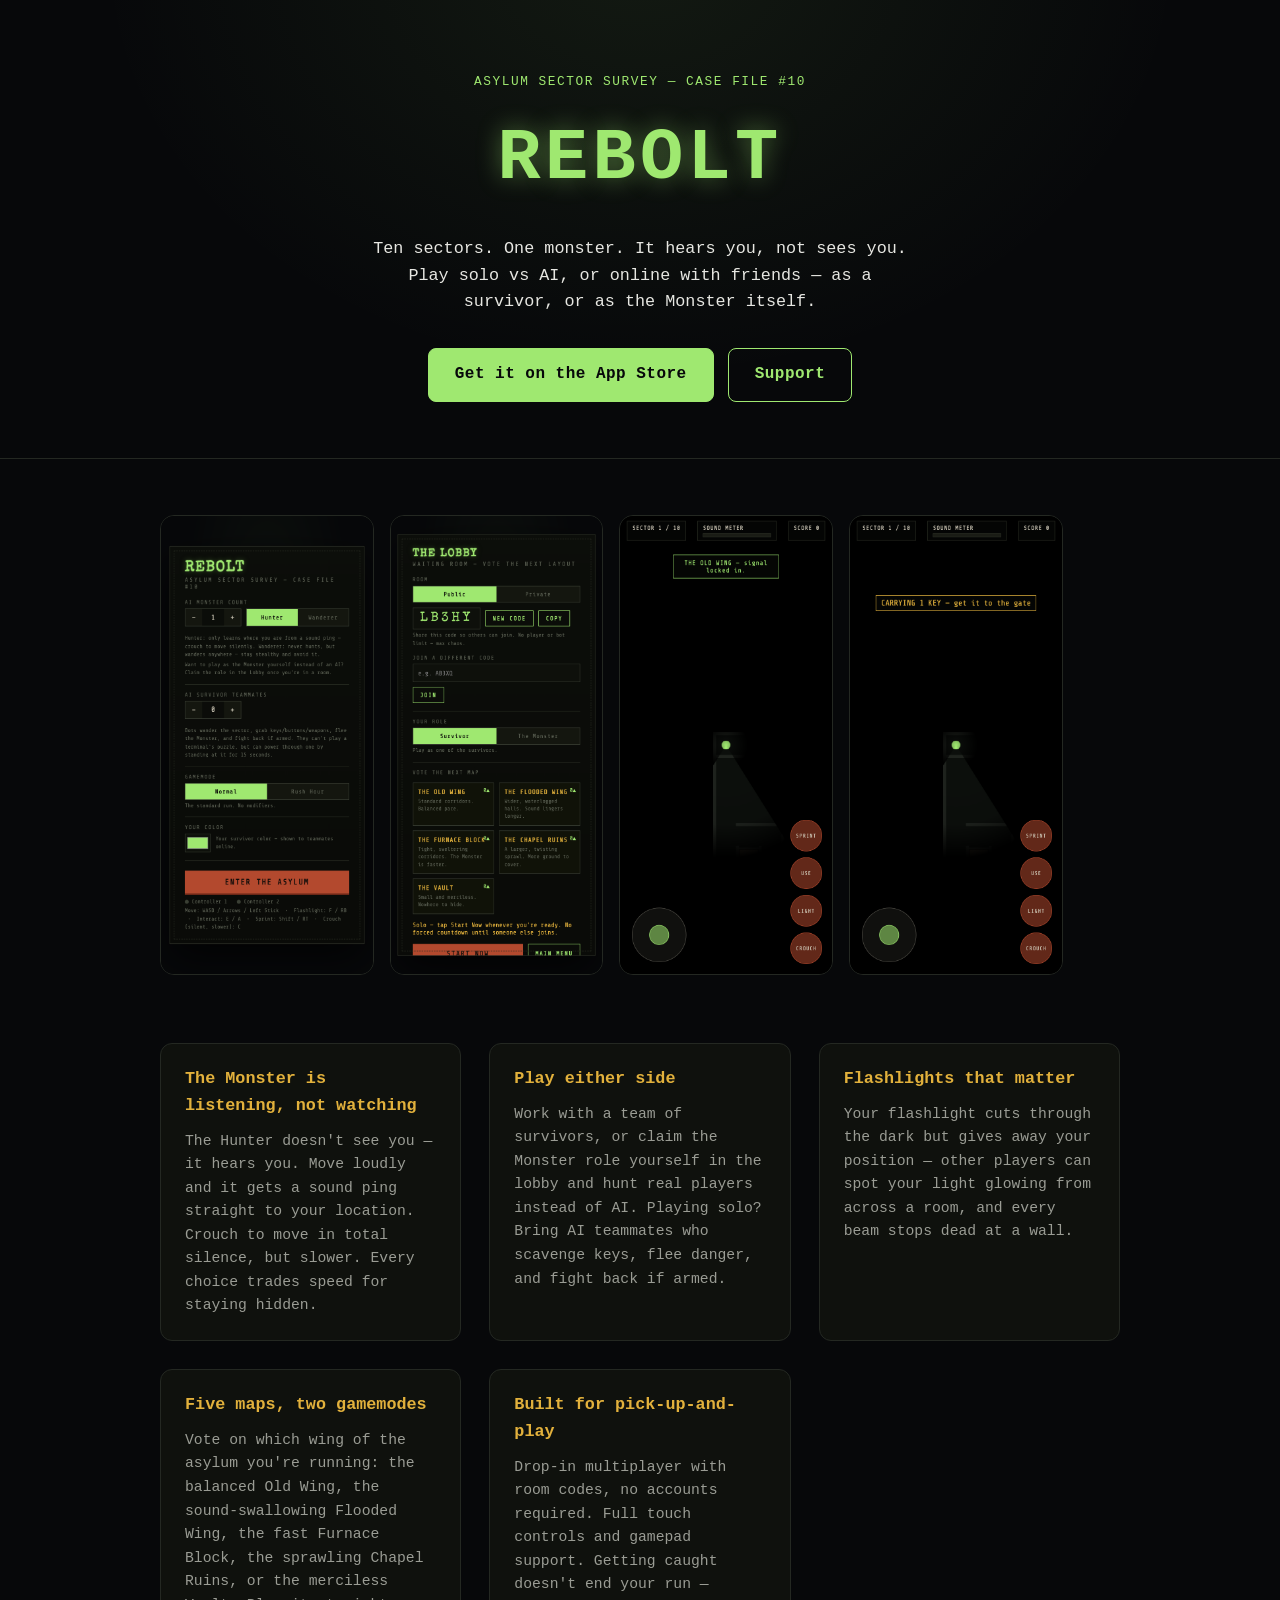
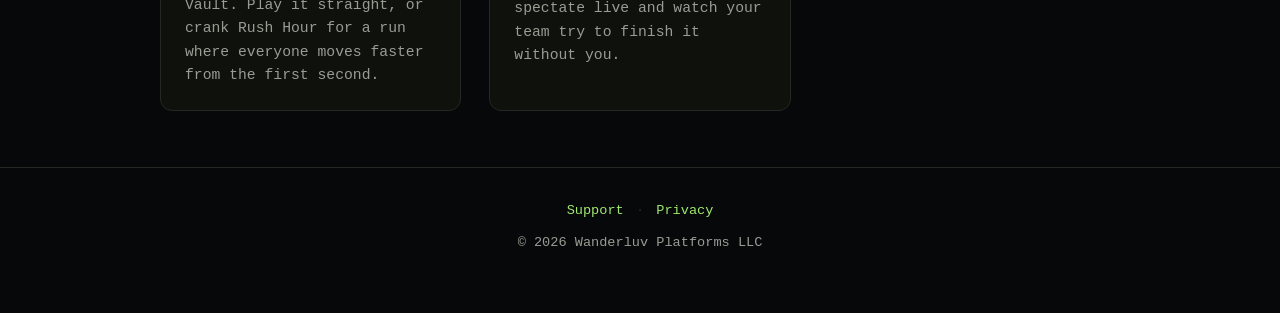
<file: index.html>
<!doctype html>
<html lang="en">
<head>
<meta charset="utf-8">
<meta name="viewport" content="width=device-width, initial-scale=1">
<title>Rebolt — Asylum Chase Game</title>
<meta name="description" content="Rebolt is a monster-vs-survivors chase for iOS. Ten sectors, sound-based hunting, and drop-in multiplayer with friends.">
<link rel="stylesheet" href="style.css">
</head>
<body>
  <header class="hero">
    <div class="hero-inner">
      <div class="tag">ASYLUM SECTOR SURVEY &mdash; CASE FILE #10</div>
      <h1>REBOLT</h1>
      <p class="lede">Ten sectors. One monster. It hears you, not sees you.<br>Play solo vs AI, or online with friends &mdash; as a survivor, or as the Monster itself.</p>
      <div class="cta-row">
        <a class="btn" href="https://apps.apple.com/us/app/rebolt-asylum-escape/id6791654304" id="appStoreLink">Get it on the App Store</a>
        <a class="btn ghost" href="support.html">Support</a>
      </div>
    </div>
  </header>

  <main>
    <section class="shots">
      <img src="assets/screen-menu.png" alt="Rebolt setup screen" loading="lazy">
      <img src="assets/screen-lobby.png" alt="Rebolt lobby with room code and map vote" loading="lazy">
      <img src="assets/screen-explore.png" alt="Rebolt gameplay, flashlight cone in a dark corridor" loading="lazy">
      <img src="assets/screen-chase.png" alt="Rebolt gameplay, carrying a key toward the gate" loading="lazy">
    </section>

    <section class="features">
      <div class="feature">
        <h2>The Monster is listening, not watching</h2>
        <p>The Hunter doesn't see you &mdash; it hears you. Move loudly and it gets a sound ping straight to your location. Crouch to move in total silence, but slower. Every choice trades speed for staying hidden.</p>
      </div>
      <div class="feature">
        <h2>Play either side</h2>
        <p>Work with a team of survivors, or claim the Monster role yourself in the lobby and hunt real players instead of AI. Playing solo? Bring AI teammates who scavenge keys, flee danger, and fight back if armed.</p>
      </div>
      <div class="feature">
        <h2>Flashlights that matter</h2>
        <p>Your flashlight cuts through the dark but gives away your position &mdash; other players can spot your light glowing from across a room, and every beam stops dead at a wall.</p>
      </div>
      <div class="feature">
        <h2>Five maps, two gamemodes</h2>
        <p>Vote on which wing of the asylum you're running: the balanced Old Wing, the sound-swallowing Flooded Wing, the fast Furnace Block, the sprawling Chapel Ruins, or the merciless Vault. Play it straight, or crank Rush Hour for a run where everyone moves faster from the first second.</p>
      </div>
      <div class="feature">
        <h2>Built for pick-up-and-play</h2>
        <p>Drop-in multiplayer with room codes, no accounts required. Full touch controls and gamepad support. Getting caught doesn't end your run &mdash; spectate live and watch your team try to finish it without you.</p>
      </div>
    </section>
  </main>

  <footer>
    <nav>
      <a href="support.html">Support</a>
      <span class="sep">&middot;</span>
      <a href="privacy.html">Privacy</a>
    </nav>
    <div class="copyright">&copy; 2026 Wanderluv Platforms LLC</div>
  </footer>
</body>
</html>
</file>
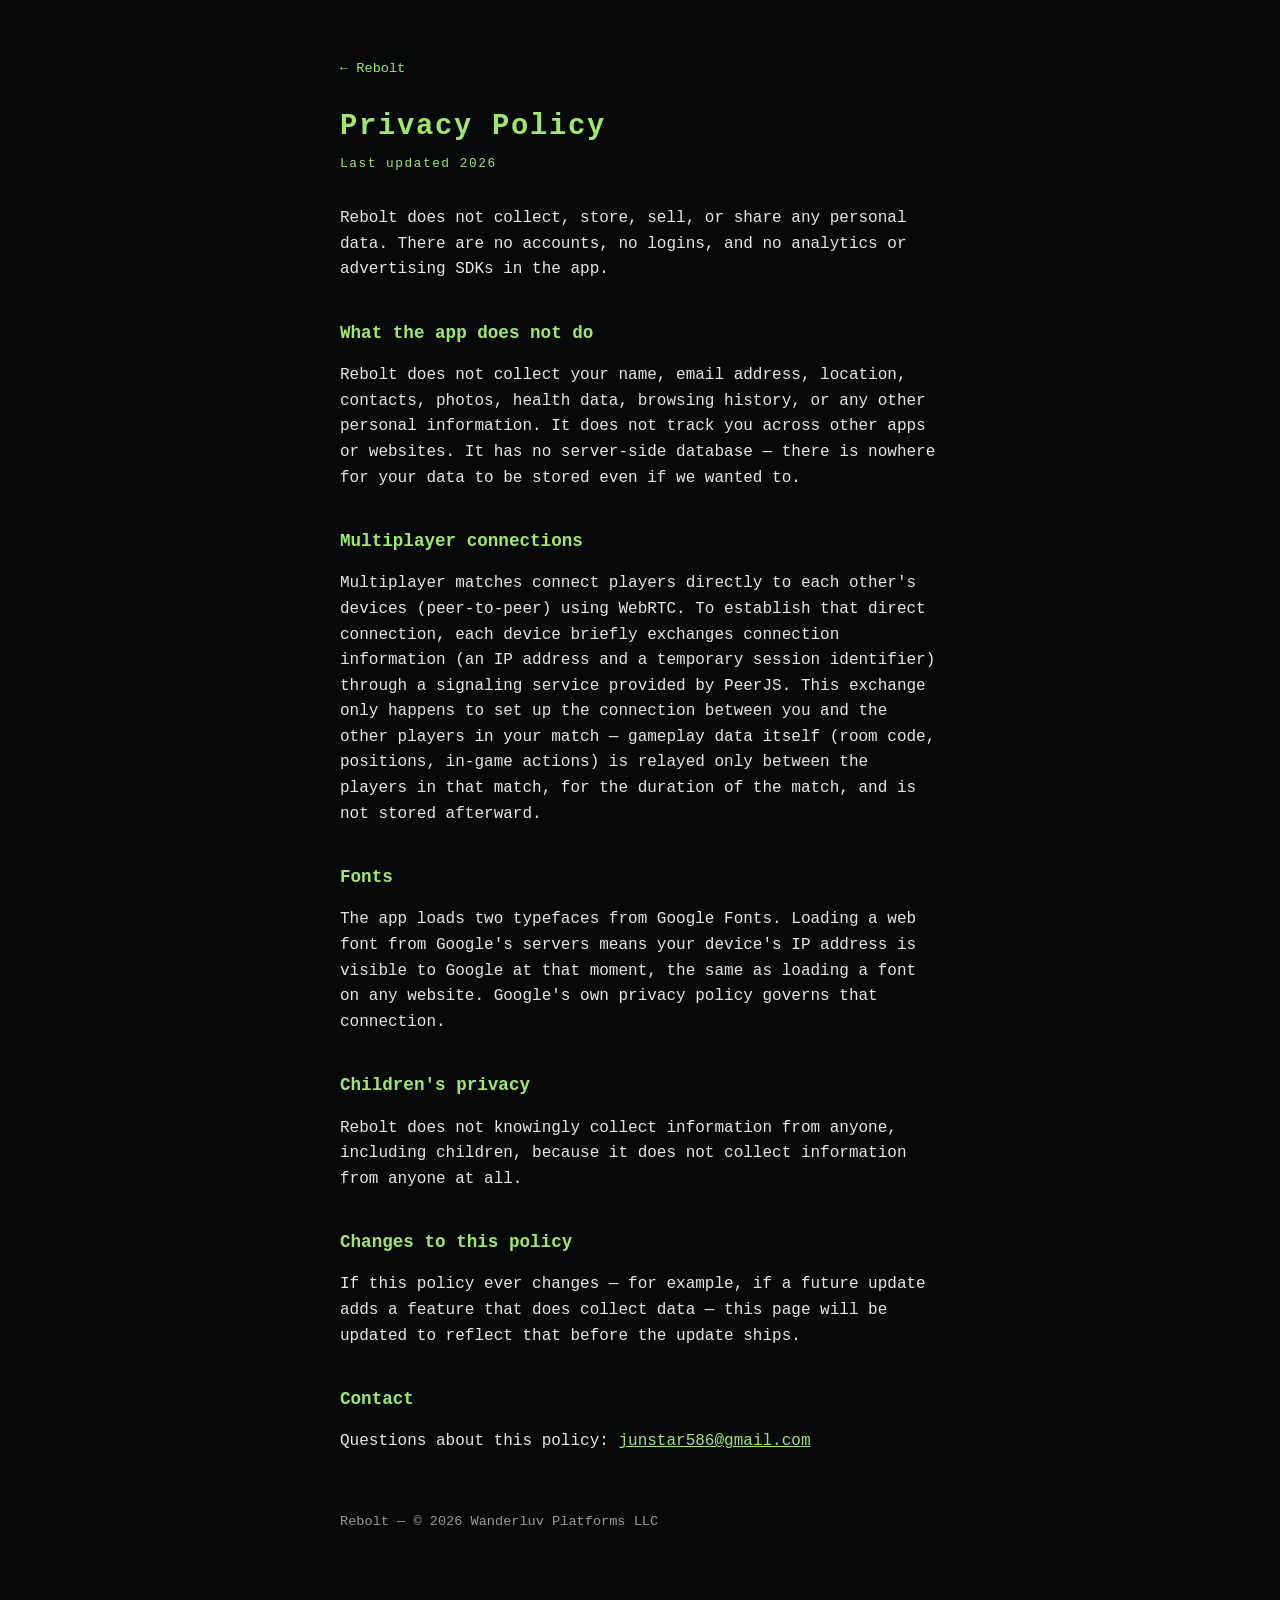
<file: privacy.html>
<!doctype html>
<html lang="en">
<head>
<meta charset="utf-8">
<meta name="viewport" content="width=device-width, initial-scale=1">
<title>Rebolt — Privacy Policy</title>
<link rel="stylesheet" href="style.css">
</head>
<body>
  <div class="doc">
    <a class="back" href="index.html">&larr; Rebolt</a>
    <h1>Privacy Policy</h1>
    <div class="tag">Last updated 2026</div>

    <p>Rebolt does not collect, store, sell, or share any personal data. There are no accounts, no logins, and no analytics or advertising SDKs in the app.</p>

    <h2>What the app does not do</h2>
    <p>Rebolt does not collect your name, email address, location, contacts, photos, health data, browsing history, or any other personal information. It does not track you across other apps or websites. It has no server-side database — there is nowhere for your data to be stored even if we wanted to.</p>

    <h2>Multiplayer connections</h2>
    <p>Multiplayer matches connect players directly to each other's devices (peer-to-peer) using WebRTC. To establish that direct connection, each device briefly exchanges connection information (an IP address and a temporary session identifier) through a signaling service provided by PeerJS. This exchange only happens to set up the connection between you and the other players in your match — gameplay data itself (room code, positions, in-game actions) is relayed only between the players in that match, for the duration of the match, and is not stored afterward.</p>

    <h2>Fonts</h2>
    <p>The app loads two typefaces from Google Fonts. Loading a web font from Google's servers means your device's IP address is visible to Google at that moment, the same as loading a font on any website. Google's own privacy policy governs that connection.</p>

    <h2>Children's privacy</h2>
    <p>Rebolt does not knowingly collect information from anyone, including children, because it does not collect information from anyone at all.</p>

    <h2>Changes to this policy</h2>
    <p>If this policy ever changes — for example, if a future update adds a feature that does collect data — this page will be updated to reflect that before the update ships.</p>

    <h2>Contact</h2>
    <p>Questions about this policy: <a href="mailto:junstar586@gmail.com">junstar586@gmail.com</a></p>

    <footer style="border:none; padding:0; margin-top:56px; text-align:left;">Rebolt — &copy; 2026 Wanderluv Platforms LLC</footer>
  </div>
</body>
</html>
</file>
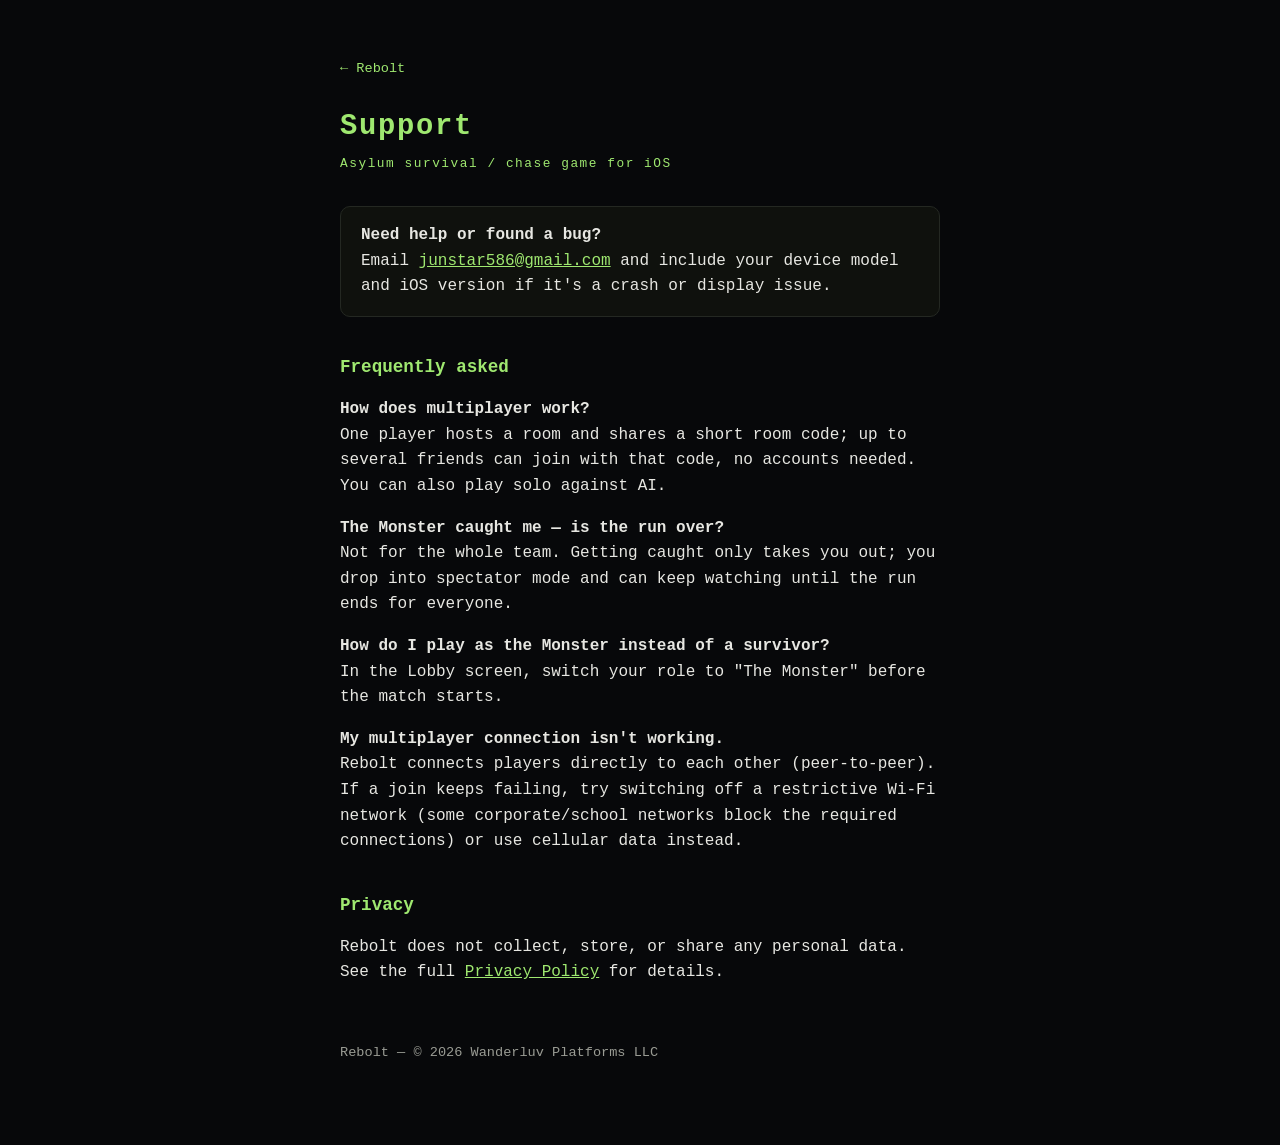
<file: support.html>
<!doctype html>
<html lang="en">
<head>
<meta charset="utf-8">
<meta name="viewport" content="width=device-width, initial-scale=1">
<title>Rebolt — Support</title>
<link rel="stylesheet" href="style.css">
</head>
<body>
  <div class="doc">
    <a class="back" href="index.html">&larr; Rebolt</a>
    <h1>Support</h1>
    <div class="tag">Asylum survival / chase game for iOS</div>

    <div class="card">
      <strong>Need help or found a bug?</strong><br>
      Email <a href="mailto:junstar586@gmail.com">junstar586@gmail.com</a> and include your device model and iOS version if it's a crash or display issue.
    </div>

    <h2>Frequently asked</h2>

    <p><strong>How does multiplayer work?</strong><br>
    One player hosts a room and shares a short room code; up to several friends can join with that code, no accounts needed. You can also play solo against AI.</p>

    <p><strong>The Monster caught me — is the run over?</strong><br>
    Not for the whole team. Getting caught only takes you out; you drop into spectator mode and can keep watching until the run ends for everyone.</p>

    <p><strong>How do I play as the Monster instead of a survivor?</strong><br>
    In the Lobby screen, switch your role to "The Monster" before the match starts.</p>

    <p><strong>My multiplayer connection isn't working.</strong><br>
    Rebolt connects players directly to each other (peer-to-peer). If a join keeps failing, try switching off a restrictive Wi-Fi network (some corporate/school networks block the required connections) or use cellular data instead.</p>

    <h2 id="privacy">Privacy</h2>
    <p>Rebolt does not collect, store, or share any personal data. See the full <a href="privacy.html">Privacy Policy</a> for details.</p>

    <footer style="border:none; padding:0; margin-top:56px; text-align:left;">Rebolt — &copy; 2026 Wanderluv Platforms LLC</footer>
  </div>
</body>
</html>
</file>
<file: style.css>
:root{
  --bg:#07080a; --card:#0f110d; --line:#242822;
  --green:#9fe870; --amber:#e2b13c; --text:#e7e7e2; --dim:#9a9c94;
  color-scheme: dark;
}
*{box-sizing:border-box;}
body{
  margin:0; background:var(--bg); color:var(--text);
  font-family:'Share Tech Mono', ui-monospace, Menlo, monospace;
  line-height:1.6;
}
.hero{
  padding:72px 20px 56px; text-align:center;
  background:radial-gradient(ellipse at 50% -10%, rgba(159,232,112,0.08), transparent 60%);
  border-bottom:1px solid var(--line);
}
.hero-inner{max-width:720px; margin:0 auto;}
.tag{color:var(--green); letter-spacing:0.12em; font-size:0.8rem; margin-bottom:10px;}
h1{
  font-size:clamp(2.6rem, 9vw, 4.5rem); margin:0 0 18px; letter-spacing:0.06em;
  color:var(--green); text-shadow:0 0 24px rgba(159,232,112,0.45);
}
.lede{color:var(--text); font-size:1.05rem; max-width:560px; margin:0 auto 32px;}
.cta-row{display:flex; gap:14px; justify-content:center; flex-wrap:wrap;}
.btn{
  display:inline-block; padding:13px 26px; border-radius:8px; text-decoration:none;
  background:var(--green); color:#07080a; font-weight:bold; letter-spacing:0.03em;
  border:1px solid var(--green);
}
.btn.ghost{background:transparent; color:var(--green);}
main{max-width:1000px; margin:0 auto; padding:56px 20px;}
.shots{
  display:flex; gap:16px; overflow-x:auto; padding-bottom:12px; margin-bottom:56px;
  scroll-snap-type:x mandatory;
}
.shots img{
  height:460px; border-radius:14px; border:1px solid var(--line); scroll-snap-align:start;
  flex:0 0 auto;
}
.features{display:grid; grid-template-columns:repeat(auto-fit, minmax(260px,1fr)); gap:28px;}
.feature{
  background:var(--card); border:1px solid var(--line); border-radius:12px; padding:22px 24px;
}
.feature h2{font-size:1.05rem; color:var(--amber); margin:0 0 10px;}
.feature p{margin:0; color:var(--dim); font-size:0.92rem;}
footer{
  border-top:1px solid var(--line); padding:32px 20px 60px; text-align:center; color:var(--dim); font-size:0.85rem;
}
footer nav a{color:var(--green); text-decoration:none; margin:0 4px;}
footer .sep{color:var(--line);}
footer .copyright{margin-top:10px;}

/* support page */
.doc{max-width:640px; margin:0 auto; padding:56px 20px 80px;}
.doc h1{font-size:1.8rem; margin-bottom:4px; text-align:left; text-shadow:none;}
.doc .tag{text-align:left; margin-bottom:32px;}
.doc h2{font-size:1.1rem; margin-top:36px; color:var(--green);}
.doc a{color:var(--green);}
.card{background:var(--card); border:1px solid var(--line); border-radius:10px; padding:16px 20px; margin-top:14px;}
.back{display:inline-block; margin-bottom:24px; color:var(--dim); text-decoration:none; font-size:0.85rem;}
</file>
